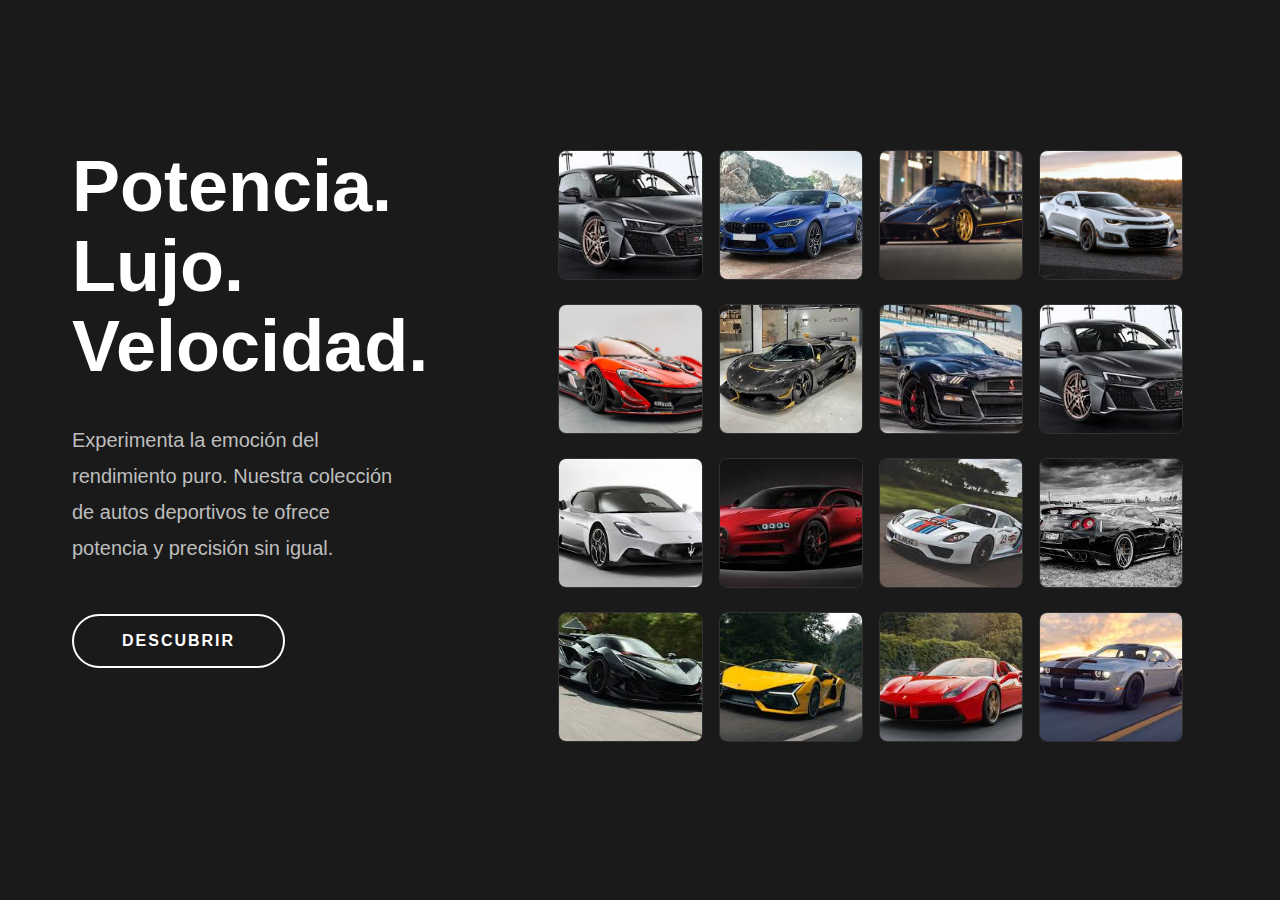
<file: index.html>
<!DOCTYPE html>
<html lang="en">
<head>
    <meta charset="UTF-8">
    <meta name="viewport" content="width=device-width, initial-scale=1.0">
    <title>Design. Create. Inspire.</title>
    <link rel="stylesheet" href="css/style.css">
</head>
<body>
    <div class="container">
        <div class="content-wrapper">
            <main class="hero-content">
                <div class="title-container">
                    <h1 class="title-word">Potencia.</h1>
                    <h1 class="title-word">Lujo.</h1>
                    <h1 class="title-word">Velocidad.</h1>
                </div>
                
                <p class="description">Experimenta la emoción del<br>
                rendimiento puro. Nuestra colección<br>
                de autos deportivos te ofrece<br>
                potencia y precisión sin igual.</p>
                
                <button class="explore-btn">Descubrir</button>
            </main>
            
            <div class="image-grid">
                <div class="grid-row">
                    <a href="paginas/audi/audi.html">
                        <img src="img/audi.jpeg" alt="Auto deportivo 1">
                    </a>
                    <a href="paginas/bmw/bmw.html">
                        <img src="img/bmw.jpeg" alt="Auto deportivo 2">
                    </a>
                    <a href="paginas/pagani/pagani.html">
                        <img src="img/zonda.jpg" alt="Auto deportivo 3">
                    </a>
                    <a href="paginas/camaro/camaro.html">
                        <img src="img/camaro.jpg" alt="Auto deportivo 4">
                    </a>
                </div>
                <div class="grid-row">
                    <a href="pages/p1.html">
                        <img src="img/p1.jpg" alt="Auto deportivo 5">
                    </a>
                    <a href="pages/koeniseg.html">
                        <img src="img/koeniseg.jpeg" alt="Auto deportivo 6">
                    </a>
                    <a href="pages/mustang.html">
                        <img src="img/mustang.jpeg" alt="Auto deportivo 7">
                    </a>
                    <a href="pages/audi.html">
                        <img src="img/audi.jpeg" alt="Auto deportivo 8">
                    </a>
                </div>
                <div class="grid-row">
                    <a href="pages/maserati.html">
                        <img src="img/maserati.jpeg" alt="Auto deportivo 9">
                    </a>
                    <a href="pages/bugatti.html">
                        <img src="img/bugatti.jpeg" alt="Auto deportivo 10">
                    </a>
                    <a href="pages/spyder.html">
                        <img src="img/spyder.jpeg" alt="Auto deportivo 11">
                    </a>
                    <a href="pages/nissan.html">
                        <img src="img/nissan.jpeg" alt="Auto deportivo 12">
                    </a>
                </div>
                <div class="grid-row">
                    <a href="pages/apollo.html">
                        <img src="img/apollo.jpeg" alt="Auto deportivo 13">
                    </a>
                    <a href="pages/lambo.html">
                        <img src="img/lambo.jpeg" alt="Auto deportivo 14">
                    </a>
                    <a href="pages/ferra.html">
                        <img src="img/ferra.jpeg" alt="Auto deportivo 15">
                    </a>
                    <a href="pages/hell.html">
                        <img src="img/hell.jpeg" alt="Auto deportivo 16">
                    </a>
                </div>
            </div>
        </div>
    </div>
</body>
</html>
</file>
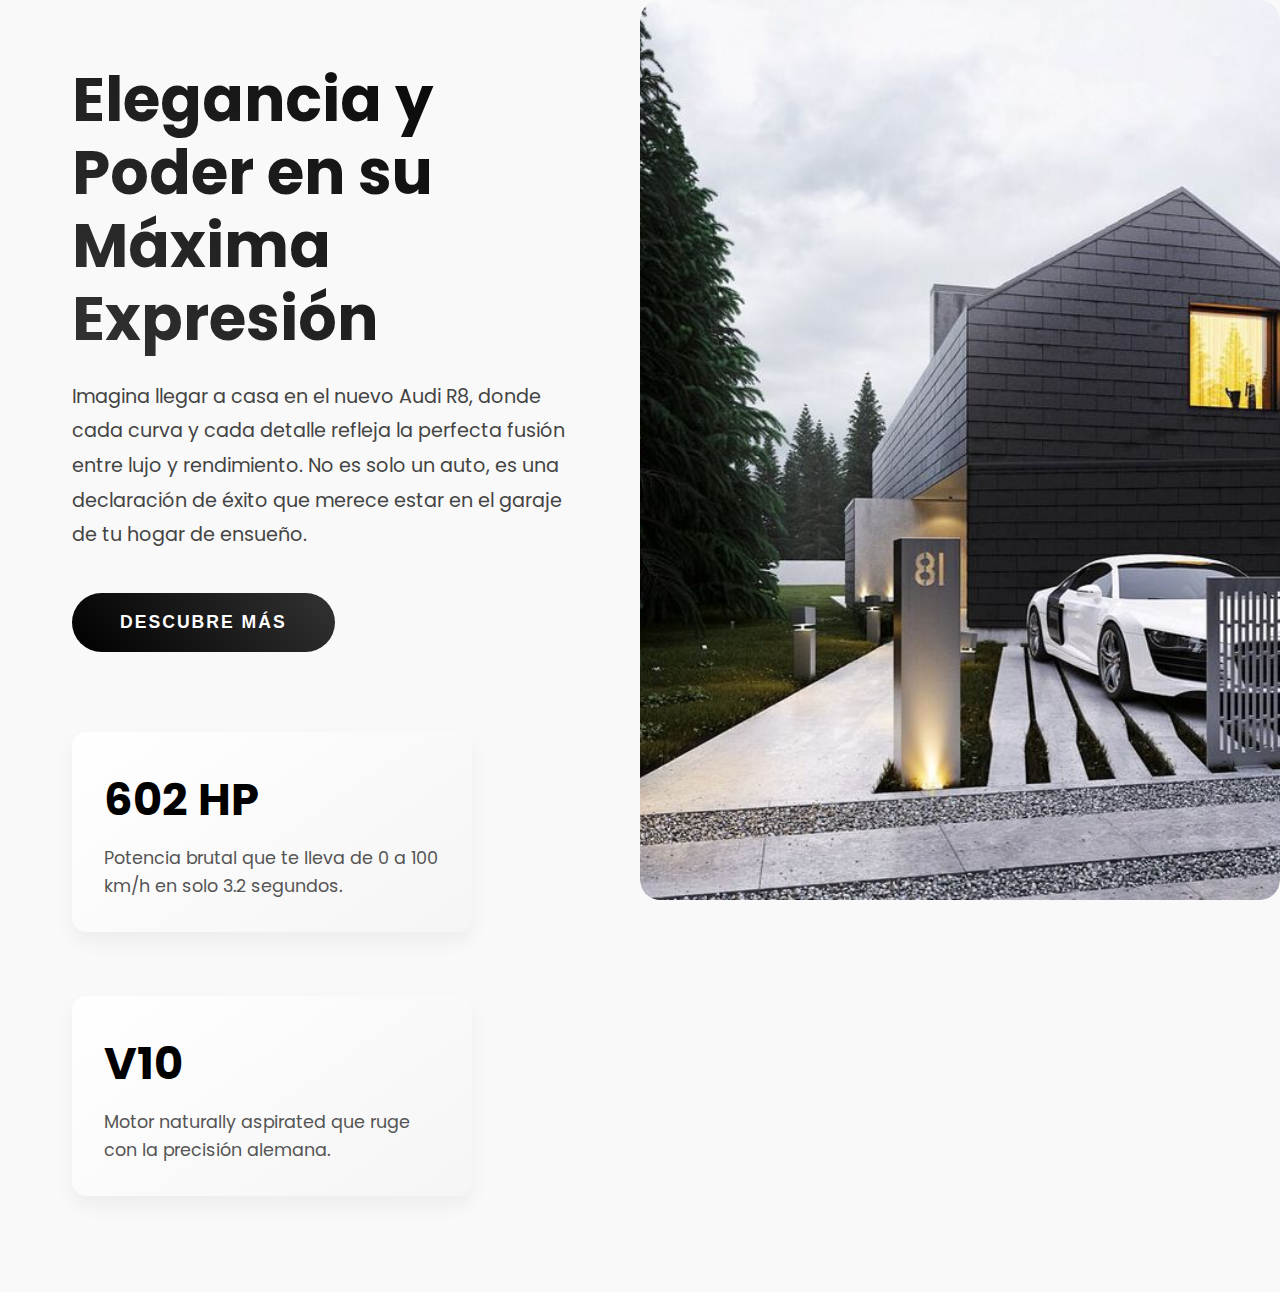
<file: paginas/audi/audi.html>
<!DOCTYPE html>
<html lang="en">
<head>
    <meta charset="UTF-8">
    <meta name="viewport" content="width=device-width, initial-scale=1.0">
    <title>Audi - Deportivos de Lujo</title>
    <link rel="stylesheet" href="css1/style.css">
    <link rel="preconnect" href="https://fonts.googleapis.com">
    <link rel="preconnect" href="https://fonts.gstatic.com" crossorigin>
    <link href="https://fonts.googleapis.com/css2?family=Poppins:wght@300;400;500;600;700&display=swap" rel="stylesheet">
</head>
<body>
    <div class="container">
        <main>
            <section class="hero">
                <div class="hero-content">
                    <h1>Elegancia y Poder en su Máxima Expresión</h1>
                    <p class="hero-text">Imagina llegar a casa en el nuevo Audi R8, donde cada curva y cada detalle refleja la perfecta fusión entre lujo y rendimiento. No es solo un auto, es una declaración de éxito que merece estar en el garaje de tu hogar de ensueño.</p>
                    <button class="cta-btn">Descubre Más</button>
                    <div class="stats">
                        <div class="stat-item">
                            <h2>602 HP</h2>
                            <p>Potencia brutal que te lleva de 0 a 100 km/h en solo 3.2 segundos.</p>
                        </div>
                        <div class="stat-item">
                            <h2>V10</h2>
                            <p>Motor naturally aspirated que ruge con la precisión alemana.</p>
                        </div>
                    </div>
                </div>
                <div class="hero-image">
                    <img src="../../img/casa-audi.jpg" alt="Audi deportivo">
                </div>
            </section>
        </main>
    </div>
</body>
</html>
</file>
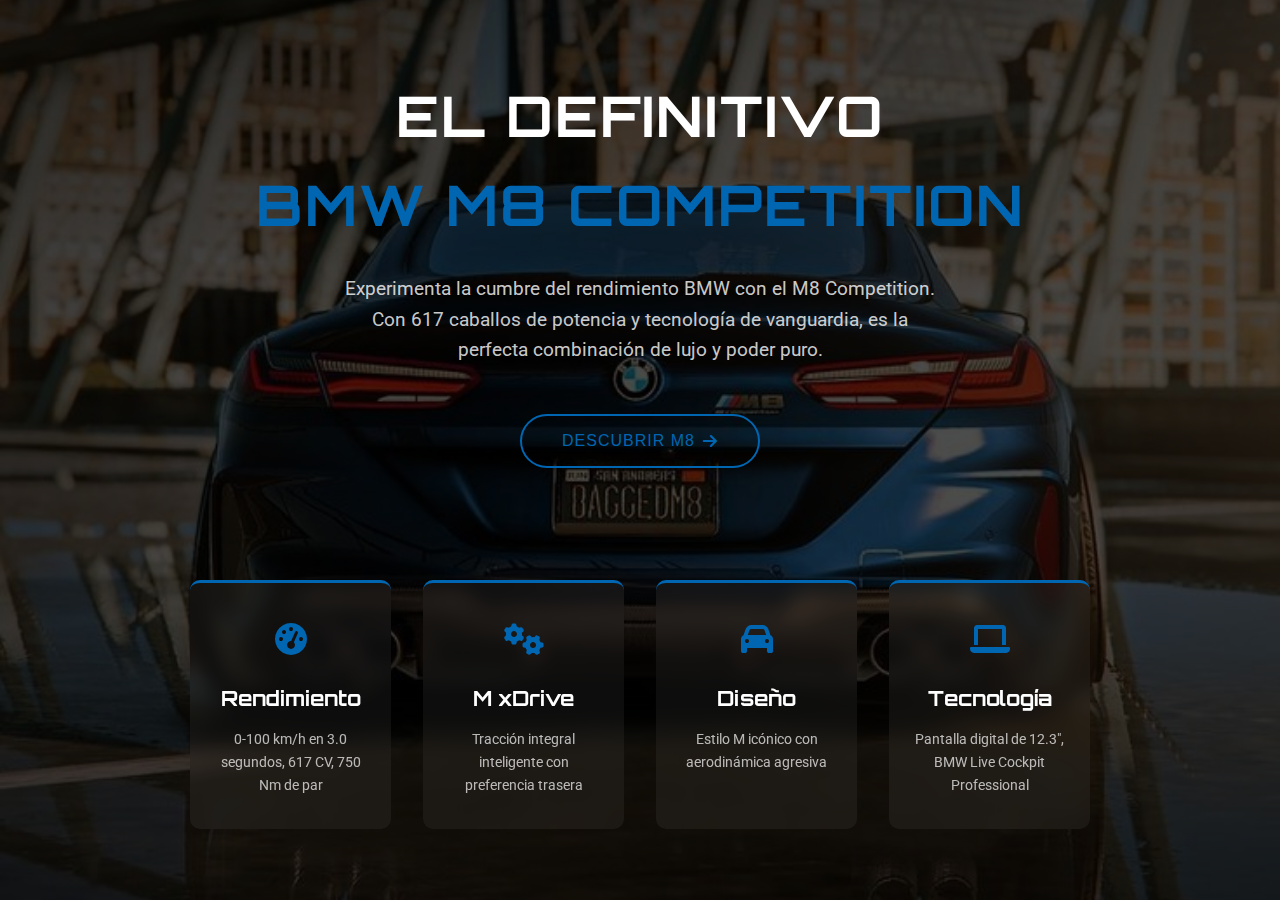
<file: paginas/bmw/bmw.html>
<!DOCTYPE html>
<html lang="es">
<head>
    <meta charset="UTF-8">
    <meta name="viewport" content="width=device-width, initial-scale=1.0">
    <title>BMW M8 Competition</title>
    <link rel="stylesheet" href="css2/style.css">
    <link rel="preconnect" href="https://fonts.googleapis.com">
    <link rel="preconnect" href="https://fonts.gstatic.com" crossorigin>
    <link href="https://fonts.googleapis.com/css2?family=Orbitron:wght@400;500;700&family=Roboto:wght@300;400;500&display=swap" rel="stylesheet">
    <link rel="stylesheet" href="https://cdnjs.cloudflare.com/ajax/libs/font-awesome/6.0.0/css/all.min.css">
</head>
<body>
    <div class="space-background">
        <div class="container">
            <main class="content">
                <h1>El Definitivo <span>BMW M8 Competition</span></h1>
                <p class="lead-text">Experimenta la cumbre del rendimiento BMW con el M8 Competition. Con 617 caballos de potencia y tecnología de vanguardia, es la perfecta combinación de lujo y poder puro.</p>
                <button class="explore-btn">Descubrir M8 <i class="fas fa-arrow-right"></i></button>
                
                <div class="features-grid">
                    <div class="feature-card">
                        <div class="feature-icon">
                            <i class="fas fa-tachometer-alt"></i>
                        </div>
                        <h3>Rendimiento</h3>
                        <p>0-100 km/h en 3.0 segundos, 617 CV, 750 Nm de par</p>
                    </div>
                    <div class="feature-card">
                        <div class="feature-icon">
                            <i class="fas fa-cogs"></i>
                        </div>
                        <h3>M xDrive</h3>
                        <p>Tracción integral inteligente con preferencia trasera</p>
                    </div>
                    <div class="feature-card">
                        <div class="feature-icon">
                            <i class="fas fa-car"></i>
                        </div>
                        <h3>Diseño</h3>
                        <p>Estilo M icónico con aerodinámica agresiva</p>
                    </div>
                    <div class="feature-card">
                        <div class="feature-icon">
                            <i class="fas fa-laptop"></i>
                        </div>
                        <h3>Tecnología</h3>
                        <p>Pantalla digital de 12.3", BMW Live Cockpit Professional</p>
                    </div>
                </div>
            </main>
        </div>
    </div>
</body>
</html>
</file>
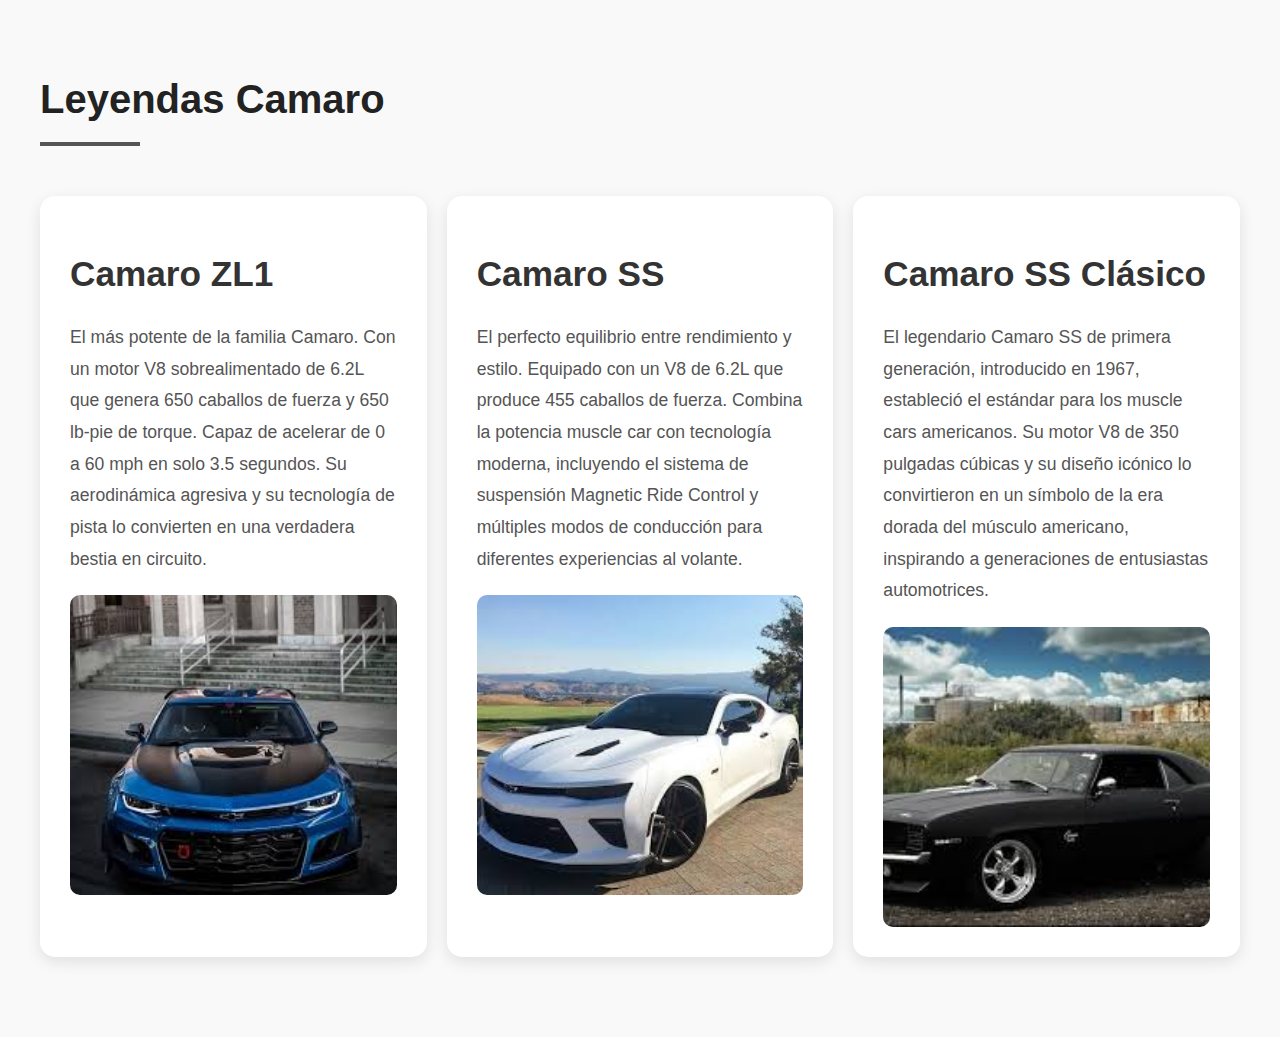
<file: paginas/camaro/camaro.html>
<!DOCTYPE html>
<html lang="es">
<head>
    <meta charset="UTF-8">
    <meta name="viewport" content="width=device-width, initial-scale=1.0">
    <title>Chevrolet Camaro - Evolución de la Potencia</title>
    <link rel="stylesheet" href="css4/style.css">
</head>
<body>
    <h1>Leyendas Camaro</h1>
    
    <div class="projects-container">
        <div class="project">
            <h2>Camaro ZL1</h2>
            <p>El más potente de la familia Camaro. Con un motor V8 sobrealimentado de 6.2L que genera 650 caballos de fuerza y 650 lb-pie de torque. Capaz de acelerar de 0 a 60 mph en solo 3.5 segundos. Su aerodinámica agresiva y su tecnología de pista lo convierten en una verdadera bestia en circuito.</p>
            <div class="image-container">
                <img src="../../img/zl1.jpeg" alt="Camaro ZL1">
            </div>
        </div>
        
        <div class="project">
            <h2>Camaro SS</h2>
            <p>El perfecto equilibrio entre rendimiento y estilo. Equipado con un V8 de 6.2L que produce 455 caballos de fuerza. Combina la potencia muscle car con tecnología moderna, incluyendo el sistema de suspensión Magnetic Ride Control y múltiples modos de conducción para diferentes experiencias al volante.</p>
            <div class="image-container">
                <img src="../../img/ss.jpeg" alt="Camaro SS">
            </div>
        </div>
        
        <div class="project">
            <h2>Camaro SS Clásico</h2>
            <p>El legendario Camaro SS de primera generación, introducido en 1967, estableció el estándar para los muscle cars americanos. Su motor V8 de 350 pulgadas cúbicas y su diseño icónico lo convirtieron en un símbolo de la era dorada del músculo americano, inspirando a generaciones de entusiastas automotrices.</p>
            <div class="image-container">
                <img src="../../img/ssoldd.jpeg" alt="Camaro SS Clásico">
            </div>
        </div>
    </div>
</body>
</html>
</file>
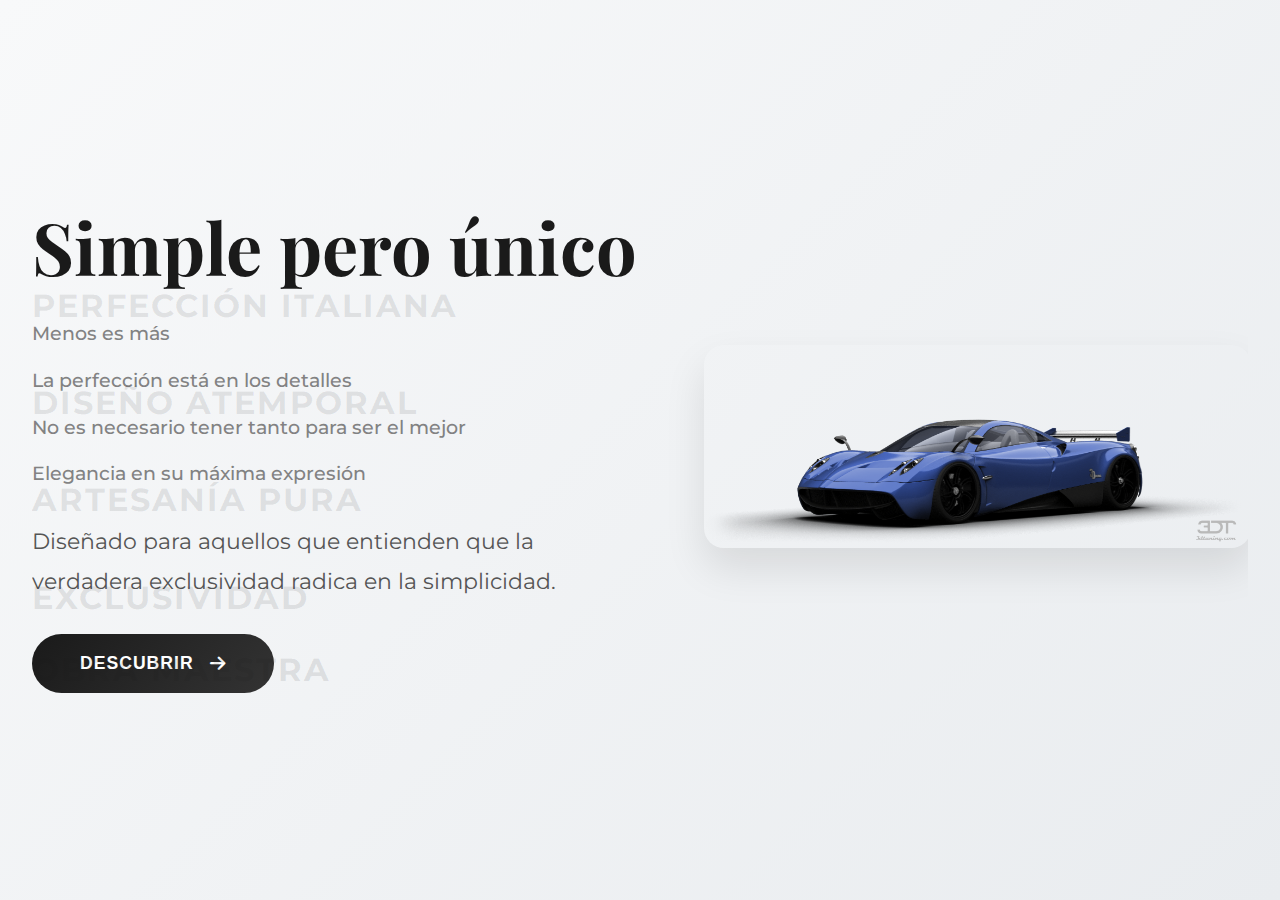
<file: paginas/pagani/pagani.html>
<!DOCTYPE html>
<html lang="en">
<head>
    <meta charset="UTF-8">
    <meta name="viewport" content="width=device-width, initial-scale=1.0">
    <title>Shine Through | Authentic Living</title>
    <link rel="stylesheet" href="css3/style.css">
    <link rel="preconnect" href="https://fonts.googleapis.com">
    <link rel="preconnect" href="https://fonts.gstatic.com" crossorigin>
    <link href="https://fonts.googleapis.com/css2?family=Montserrat:wght@300;400;600;700&family=Playfair+Display:wght@700&display=swap" rel="stylesheet">
    <link rel="stylesheet" href="https://cdnjs.cloudflare.com/ajax/libs/font-awesome/6.0.0/css/all.min.css">
</head>
<body>
    <div class="container">
        <main class="hero-section">
            <div class="content-side">
                <h1>Simple pero único</h1>
                <div class="floating-texts">
                    <p class="floating-text">Menos es más</p>
                    <p class="floating-text">La perfección está en los detalles</p>
                    <p class="floating-text">No es necesario tener tanto para ser el mejor</p>
                    <p class="floating-text">Elegancia en su máxima expresión</p>
                </div>
                <p class="tagline">Diseñado para aquellos que entienden que la verdadera exclusividad radica en la simplicidad.</p>
                <button class="cta-btn">Descubrir <i class="fas fa-arrow-right"></i></button>
            </div>
            <div class="image-side">
                <img src="../../img/pagni.png" alt="Pagani White">
            </div>
            <div class="flowing-text-container">
                <div class="flowing-text">Perfección Italiana</div>
                <div class="flowing-text">Diseño Atemporal</div>
                <div class="flowing-text">Artesanía Pura</div>
                <div class="flowing-text">Exclusividad</div>
                <div class="flowing-text">Obra Maestra</div>
            </div>
        </main>
    </div>
</body>
</html>
</file>
<file: paginas/camaro/css4/style.css>
/* Estilos generales */
body {
    font-family: 'Arial', sans-serif;
    line-height: 1.6;
    color: #333;
    max-width: 1200px;  /* Increased from 800px to accommodate horizontal layout */
    margin: 0 auto;
    padding: 40px 20px;
    background-color: #f9f9f9;
}

/* Encabezado principal */
h1 {
    font-size: 2.5rem;
    margin-bottom: 50px;
    color: #222;
    position: relative;
    padding-bottom: 15px;
}

h1::after {
    content: "";
    position: absolute;
    bottom: 0;
    left: 0;
    width: 100px;
    height: 4px;
    background-color: #555;
}

/* Secciones de proyectos */
h2 {
    font-size: 2.2rem;
    margin: 20px 0;
    color: #333;
    display: flex;
    align-items: center;
}

/* Eliminando el círculo antes del título */
h2::before {
    display: none;
}

p {
    margin: 20px 0;
    font-size: 1.1rem;
    color: #555;
    line-height: 1.8;
    padding: 0;
}

/* Contenedor para alinear proyectos horizontalmente */
.projects-container {
    display: flex;
    gap: 20px;
    justify-content: space-between;
}

.project {
    flex: 1;
    margin-bottom: 40px;
    max-width: calc(33.333% - 14px);
    background-color: #fff;
    padding: 30px;
    border-radius: 15px;
    box-shadow: 0 5px 15px rgba(0,0,0,0.1);
}

/* Efecto hover para interactividad */
.project:hover h2 {
    color: #000;
}

.project:hover h2::before {
    background-color: #000;
    transform: scale(1.1);
    transition: all 0.3s ease;
}

/* Contenedor de imagen */
.image-container {
    margin-top: 20px;
    width: 100%;
    height: 300px;
    overflow: hidden;
    border-radius: 10px;
}

.image-container img {
    width: 100%;
    height: 100%;
    object-fit: cover;
    transition: transform 0.3s ease;
}

.project:hover .image-container img {
    transform: scale(1.05);
}

/* Efectos hover mejorados */
.project:hover {
    transform: translateY(-5px);
    transition: transform 0.3s ease;
}

/* Media queries para responsive */
@media (max-width: 992px) {
    .projects-container {
        flex-direction: column;
    }
    
    .project {
        max-width: 100%;
    }
}

@media (max-width: 768px) {
    body {
        padding: 20px;
    }
    
    .image-container {
        height: 200px;
    }
    
    h2 {
        font-size: 1.8rem;
    }
}
</file>
<file: css/style.css>
/* Reset y estilos base */
* {
    margin: 0;
    padding: 0;
    box-sizing: border-box;
}

body {
    font-family: 'Montserrat', sans-serif;
    background-color: #1a1a1a;
    color: #ffffff;
    min-height: 100vh;
    display: flex;
    align-items: center;
}

.container {
    width: 100%;
    max-width: 1200px;
    margin: 0 auto;
    padding: 2rem;
}

/* Contenido principal */
.content-wrapper {
    display: flex;
    gap: 2rem;
    width: 100%;
}

.hero-content {
    flex: 0 0 40%;
    max-width: 40%;
}

.image-grid {
    flex: 0 0 55%;
    display: grid;
    grid-template-rows: repeat(4, 1fr);
    gap: 1rem;
    height: 600px;
}

.grid-row {
    display: grid;
    grid-template-columns: repeat(4, 1fr);
    gap: 1rem;
    height: 130px;
}

.grid-row a {
    width: 100%;
    height: 100%;
    display: block;
    overflow: hidden;
    border-radius: 8px;
}

.grid-row img {
    width: 100%;
    height: 100%;
    object-fit: cover;
    border-radius: 8px;
    transition: all 0.3s ease;
    cursor: pointer;
    filter: brightness(1);
    border: 1px solid rgba(255,255,255,0.1);
}

.grid-row img:hover {
    transform: scale(1.15);
    box-shadow: 0 8px 16px rgba(0,0,0,0.4);
    z-index: 1;
    filter: brightness(1.2);
}

.title-container {
    margin-bottom: 2.5rem;
}

.title-word {
    font-size: 4.5rem;
    font-weight: 700;
    line-height: 1;
    margin-bottom: 0.5rem;
    color: #ffffff;
}

.description {
    font-size: 1.25rem;
    line-height: 1.8;
    margin-bottom: 3rem;
    color: #bebebe;
    font-weight: 300;
}

/* Botón Explore */
.explore-btn {
    background-color: transparent;
    color: #ffffff;
    border: 2px solid #ffffff;
    padding: 1rem 3rem;
    font-size: 1rem;
    font-weight: 600;
    border-radius: 50px;
    cursor: pointer;
    transition: all 0.3s ease;
    text-transform: uppercase;
    letter-spacing: 2px;
}

.explore-btn:hover {
    background-color: #ffffff;
    color: #1a1a1a;
    transform: translateY(-3px);
    box-shadow: 0 10px 20px rgba(0, 0, 0, 0.1);
}

/* Responsive Design */
@media (max-width: 768px) {
    .content-wrapper {
        flex-direction: column;
    }
    
    .hero-content {
        flex: 0 0 100%;
        max-width: 100%;
    }
    
    .image-grid {
        flex: 0 0 100%;
        height: auto;
        grid-template-rows: auto;
    }
    
    .grid-row {
        grid-template-columns: repeat(2, 1fr);
        height: auto;
        aspect-ratio: 16/9;
    }
    
    .title-word {
        font-size: 3.5rem;
    }
    
    .description {
        font-size: 1.1rem;
    }
}

@media (max-width: 480px) {
    .title-word {
        font-size: 2.5rem;
    }
    
    .description {
        font-size: 1rem;
    }
    
    .explore-btn {
        padding: 0.8rem 2rem;
        font-size: 0.9rem;
    }
    
    .grid-row {
        grid-template-columns: 1fr;
        gap: 0.5rem;
    }
}
</file>
<file: paginas/audi/css1/style.css>
/* Reset y estilos base */
* {
    margin: 0;
    padding: 0;
    box-sizing: border-box;
}

body {
    font-family: 'Poppins', sans-serif;
    color: #333;
    line-height: 1.6;
    background-color: #f9f9f9;
    margin: 0;
    padding: 0;
}

.container {
    max-width: 1200px;
    margin: 0 auto;
    padding: 2rem;
}

/* Header y navegación */
header {
    padding: 2rem 0;
}

nav {
    display: flex;
    justify-content: space-between;
    align-items: center;
}

.logo {
    font-size: 1.8rem;
    font-weight: 700;
    color: #222;
}

.nav-links {
    display: flex;
    list-style: none;
}

.nav-links li {
    margin-left: 2rem;
}

.nav-links a {
    text-decoration: none;
    color: #555;
    font-weight: 500;
    transition: color 0.3s;
}

.nav-links a:hover {
    color: #222;
}

/* Hero Section */
.hero {
    display: flex;
    justify-content: space-between;
    align-items: center;
    gap: 4rem;
    min-height: 100vh;
    padding: 0;
}

.hero-content {
    flex: 0 0 45%;
    padding: 2rem 0;
}

.hero-image {
    flex: 0 0 50%;
    height: 100vh;
    position: fixed;
    right: 0;
    top: 0;
    width: 50%;
    border-radius: 20px;
    overflow: hidden;
}

.hero-image img {
    width: 100%;
    height: 100%;
    object-fit: cover;
    object-position: center;
    border-radius: 20px;
}

h1 {
    font-size: 3rem;
    font-weight: 700;
    margin-bottom: 1.5rem;
    line-height: 1.2;
}

.hero h1 {
    font-size: 3.8rem;
    margin-bottom: 1.5rem;
    background: linear-gradient(45deg, #333, #000);
    -webkit-background-clip: text;
    background-clip: text;
    -webkit-text-fill-color: transparent;
    line-height: 1.2;
}

.hero-text {
    font-size: 1.2rem;
    color: #444;
    margin-bottom: 2.5rem;
    line-height: 1.8;
}

/* Botón CTA */
.cta-btn {
    background: linear-gradient(45deg, #000, #333);
    color: white;
    border: none;
    padding: 1.2rem 3rem;
    font-size: 1.1rem;
    font-weight: 600;
    border-radius: 50px;
    cursor: pointer;
    transition: all 0.3s ease;
    text-transform: uppercase;
    letter-spacing: 2px;
    margin-bottom: 3rem;
}

.cta-btn:hover {
    transform: translateY(-3px);
    box-shadow: 0 15px 30px rgba(0,0,0,0.2);
    background: linear-gradient(45deg, #333, #000);
}

/* Stats Section */
.stats {
    flex: 1;
    max-width: 400px;
    display: grid;
    grid-template-columns: 1fr;
    gap: 2rem;
    margin-top: 2rem;
}

.stat-item {
    background: linear-gradient(145deg, #ffffff, #f5f5f5);
    padding: 2rem;
    border-radius: 15px;
    box-shadow: 0 10px 20px rgba(0, 0, 0, 0.05);
    margin-bottom: 2rem;
    transition: transform 0.3s ease;
}

.stat-item:hover {
    transform: translateY(-5px);
}

.stat-item h2 {
    font-size: 2.8rem;
    color: #000;
    margin-bottom: 0.5rem;
    font-weight: 700;
}

.stat-item p {
    color: #555;
    font-size: 1.1rem;
    line-height: 1.6;
}

/* Info Section - Eliminar esta sección completa */
.info-section {
    display: none;
}

/* Responsive Design */
@media (max-width: 992px) {
    .hero {
        flex-direction: column;
    }
    
    .hero-content {
        padding-right: 0;
        margin-bottom: 3rem;
    }
    
    .stats {
        max-width: 100%;
        grid-template-columns: repeat(2, 1fr);
    }
}

@media (max-width: 768px) {
    h1 {
        font-size: 2.5rem;
    }
    
    .stats {
        grid-template-columns: 1fr;
    }
    
    .nav-links {
        display: none;
    }

    .hero {
        flex-direction: column;
    }
    
    .hero-content,
    .hero-image {
        flex: 0 0 100%;
    }
    
    .hero h1 {
        font-size: 2.5rem;
    }
    
    .info-section {
        display: none;
    }
}

@media (max-width: 480px) {
    h1 {
        font-size: 2rem;
    }
    
    .hero {
        padding: 2rem 0;
    }
    
    .info-section {
        padding: 2rem 0;
    }
}
</file>
<file: paginas/bmw/css2/style.css>
/* Reset y estilos base */
* {
    margin: 0;
    padding: 0;
    box-sizing: border-box;
}

body {
    font-family: 'Roboto', sans-serif;
    color: #ffffff;
    line-height: 1.6;
}

.space-background {
    background: linear-gradient(rgba(0, 0, 0, 0.7), rgba(0, 0, 0, 0.7)), 
                url('../img/bmw-html.jpeg') center/cover no-repeat;
    min-height: 100vh;
    display: flex;
    align-items: center;
}

.container {
    width: 100%;
    max-width: 1200px;
    margin: 0 auto;
    padding: 2rem;
}

/* Contenido principal */
.content {
    max-width: 900px;
    margin: 0 auto;
    text-align: center;
}

h1 {
    font-family: 'Orbitron', sans-serif;
    font-size: 3.5rem;
    font-weight: 700;
    margin-bottom: 1.5rem;
    text-transform: uppercase;
    letter-spacing: 2px;
}

h1 span {
    color: #0066B1; /* BMW blue */
    display: block;
}

.lead-text {
    font-size: 1.2rem;
    margin-bottom: 3rem;
    color: rgba(255, 255, 255, 0.8);
    max-width: 600px;
    margin-left: auto;
    margin-right: auto;
}

/* Botón Explorar */
.explore-btn {
    background-color: transparent;
    color: #0066B1;
    border: 2px solid #0066B1;
    padding: 1rem 2.5rem;
    font-size: 1rem;
    font-weight: 500;
    border-radius: 50px;
    cursor: pointer;
    transition: all 0.3s ease;
    margin-bottom: 4rem;
    text-transform: uppercase;
    letter-spacing: 1px;
    display: inline-flex;
    align-items: center;
    gap: 0.5rem;
}

.explore-btn:hover {
    background-color: rgba(0, 102, 177, 0.1);
    transform: translateY(-3px);
    box-shadow: 0 5px 15px rgba(0, 102, 177, 0.3);
}

/* Cuadrícula de características */
.features-grid {
    display: grid;
    grid-template-columns: repeat(auto-fit, minmax(200px, 1fr));
    gap: 2rem;
    margin-top: 3rem;
}

.feature-card {
    background-color: rgba(255, 255, 255, 0.05);
    backdrop-filter: blur(10px);
    padding: 2rem 1.5rem;
    border-radius: 10px;
    border-top: 3px solid #0066B1;
    transition: all 0.3s ease;
}

.feature-card:hover {
    transform: translateY(-10px);
    background-color: rgba(0, 102, 177, 0.1);
    box-shadow: 0 10px 20px rgba(0, 0, 0, 0.2);
}

.feature-icon {
    font-size: 2rem;
    color: #0066B1;
    margin-bottom: 1rem;
}

.feature-card h3 {
    font-family: 'Orbitron', sans-serif;
    font-size: 1.3rem;
    margin-bottom: 0.8rem;
    color: #ffffff;
}

.feature-card p {
    font-size: 0.9rem;
    color: rgba(255, 255, 255, 0.7);
    line-height: 1.6;
}

/* Diseño Responsivo */
@media (max-width: 768px) {
    h1 {
        font-size: 2.5rem;
    }
    
    .lead-text {
        font-size: 1.1rem;
    }
    
    .features-grid {
        grid-template-columns: repeat(2, 1fr);
    }
}

@media (max-width: 480px) {
    h1 {
        font-size: 2rem;
    }
    
    .features-grid {
        grid-template-columns: 1fr;
    }
    
    .container {
        padding: 1.5rem;
    }
}
</file>
<file: paginas/pagani/css3/style.css>
/* Reset y estilos base */
* {
    margin: 0;
    padding: 0;
    box-sizing: border-box;
}

body {
    font-family: 'Montserrat', sans-serif;
    background: linear-gradient(135deg, #f8f9fa 0%, #e9ecef 100%);
    color: #333;
    min-height: 100vh;
    display: flex;
    align-items: center;
    line-height: 1.6;
}

.container {
    width: 100%;
    max-width: 1400px;
    margin: 0 auto;
    padding: 2rem;
}

/* Hero Section */
.hero-section {
    display: flex;
    justify-content: space-between;
    align-items: center;
    gap: 4rem;
    position: relative;
    overflow: hidden;
}

.content-side {
    flex: 0 0 50%;
    text-align: left;
}

.image-side {
    flex: 0 0 45%;
    position: relative;
    z-index: 2;
}

.image-side img {
    width: 100%;
    height: auto;
    border-radius: 20px;
    box-shadow: 0 20px 40px rgba(0,0,0,0.1);
}

h1 {
    font-family: 'Playfair Display', serif;
    font-size: 4.5rem;
    font-weight: 700;
    margin-bottom: 2rem;
    color: #1a1a1a;
    line-height: 1.1;
}

h1 span {
    color: #d4a373;
    display: inline;
}

.floating-texts {
    position: relative;
    margin: 2rem 0;
}

.floating-text {
    font-size: 1.2rem;
    color: #666;
    margin-bottom: 1rem;
    font-weight: 500;
    opacity: 0.8;
    transition: all 0.3s ease;
}

.floating-text:hover {
    transform: translateX(10px);
    color: #333;
    opacity: 1;
}

.tagline {
    font-size: 1.4rem;
    color: #555;
    margin: 2rem 0;
    line-height: 1.8;
    max-width: 600px;
}

/* Divider */
.divider {
    height: 1px;
    width: 100px;
    background-color: #d4a373;
    margin: 0 auto 3rem;
    opacity: 0.5;
}

/* CTA Section */
.cta-section {
    display: flex;
    flex-direction: column;
    align-items: center;
}

.cta-btn {
    background: linear-gradient(135deg, #1a1a1a 0%, #333 100%);
    color: white;
    border: none;
    padding: 1.2rem 3rem;
    font-size: 1.1rem;
    font-weight: 600;
    border-radius: 50px;
    cursor: pointer;
    transition: all 0.3s ease;
    margin-top: 2rem;
    display: flex;
    align-items: center;
    gap: 1rem;
    text-transform: uppercase;
    letter-spacing: 1px;
}

.cta-btn:hover {
    transform: translateY(-3px);
    box-shadow: 0 10px 20px rgba(0,0,0,0.1);
}

.cta-text {
    font-style: italic;
    color: #888;
    font-size: 1.1rem;
    max-width: 300px;
}

/* Flowing Text Animation */
.flowing-text-container {
    position: absolute;
    width: 100%;
    height: 100%;
    top: 0;
    left: 0;
    pointer-events: none;
    z-index: 1;
}

.flowing-text {
    position: absolute;
    white-space: nowrap;
    color: rgba(26, 26, 26, 0.1);
    font-size: 2rem;
    font-weight: 700;
    animation: flowText 15s linear infinite;
    text-transform: uppercase;
    letter-spacing: 2px;
}

.flowing-text:nth-child(1) {
    top: 15%;
    animation-delay: 0s;
}

.flowing-text:nth-child(2) {
    top: 35%;
    animation-delay: -3s;
}

.flowing-text:nth-child(3) {
    top: 55%;
    animation-delay: -6s;
}

.flowing-text:nth-child(4) {
    top: 75%;
    animation-delay: -9s;
}

.flowing-text:nth-child(5) {
    top: 90%;
    animation-delay: -12s;
}

@keyframes flowText {
    0% {
        transform: translateX(-100%) translateY(0);
        opacity: 0;
    }
    20% {
        opacity: 1;
    }
    80% {
        opacity: 1;
    }
    100% {
        transform: translateX(100%) translateY(-20px);
        opacity: 0;
    }
}

/* Responsive Design */
@media (max-width: 992px) {
    .hero-section {
        flex-direction: column;
    }

    .content-side, .image-side {
        flex: 0 0 100%;
    }

    h1 {
        font-size: 3.5rem;
    }

    .tagline {
        font-size: 1.2rem;
    }
}

@media (max-width: 768px) {
    h1 {
        font-size: 2.8rem;
    }

    .floating-text {
        font-size: 1rem;
    }
}

@media (max-width: 480px) {
    h1 {
        font-size: 2.5rem;
    }
    
    .container {
        padding: 1.5rem;
    }
    
    .hero-section {
        padding: 2rem 0;
    }
}
</file>
